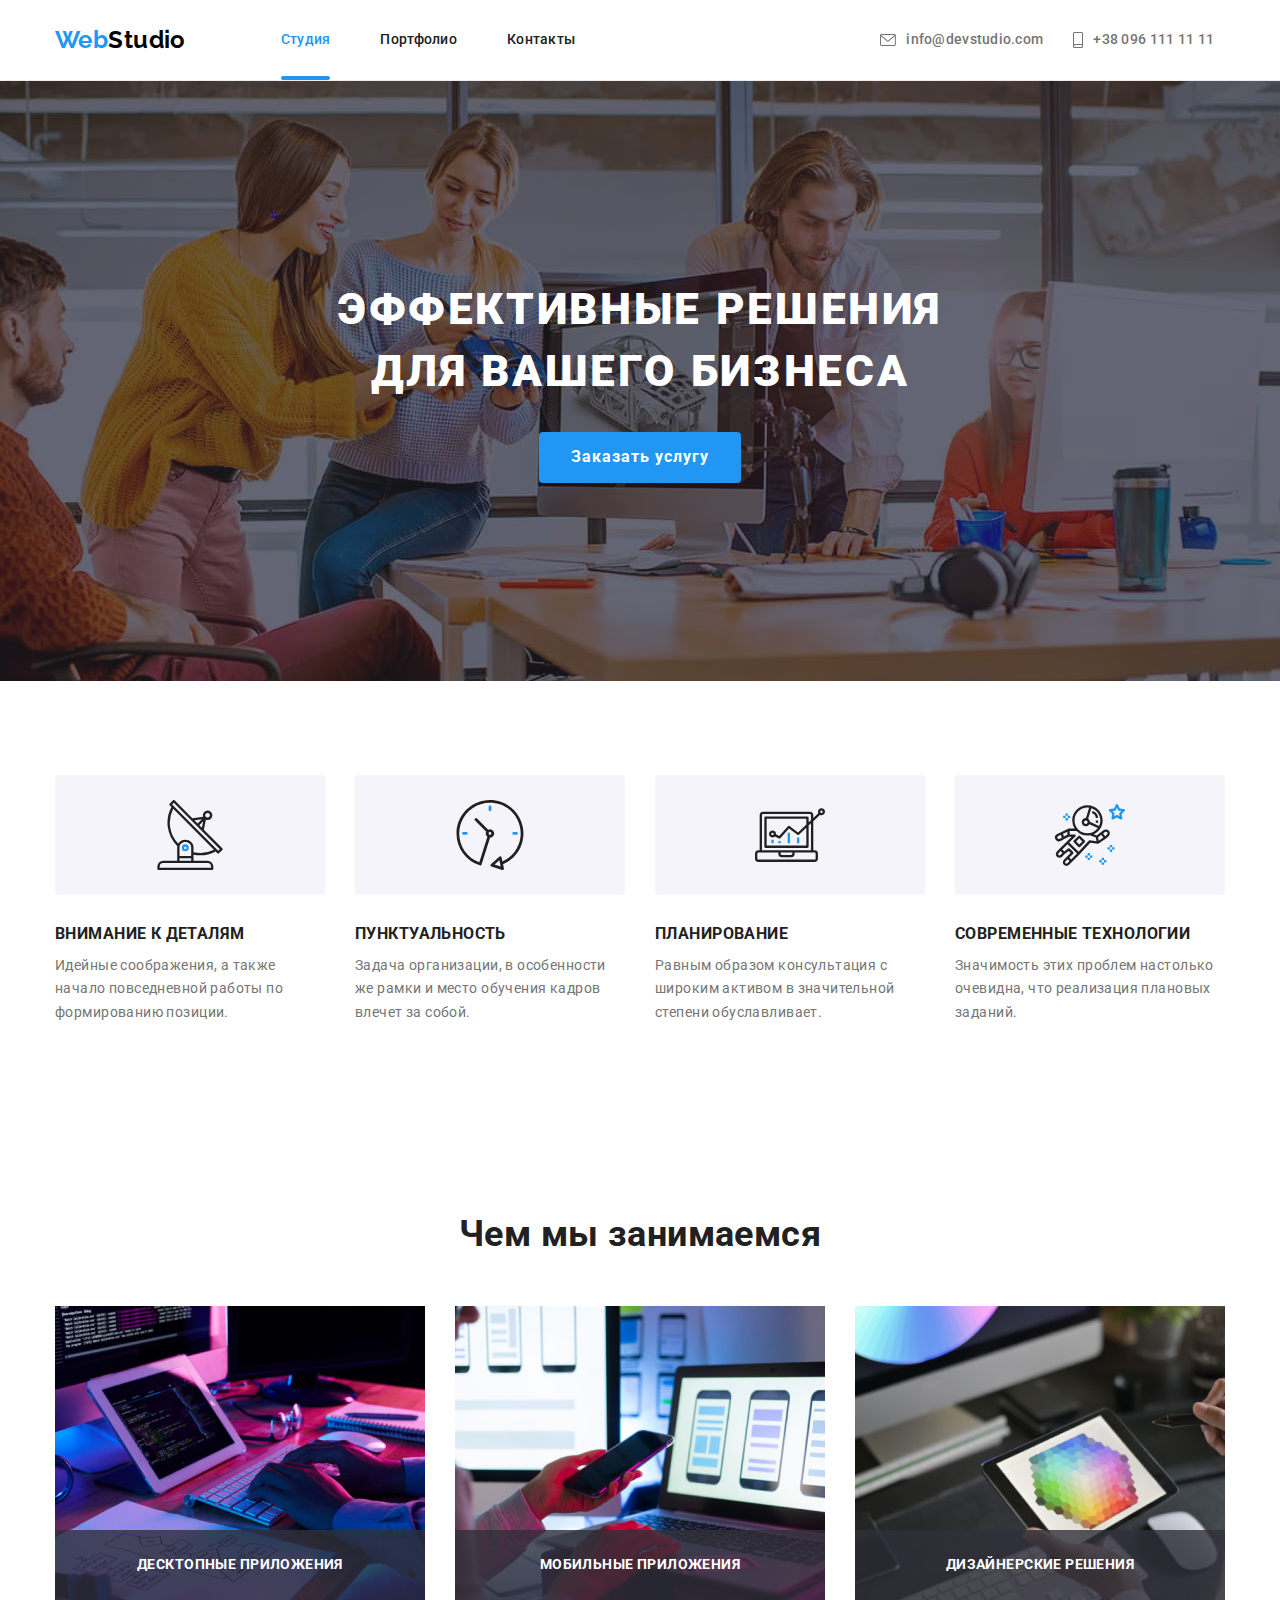
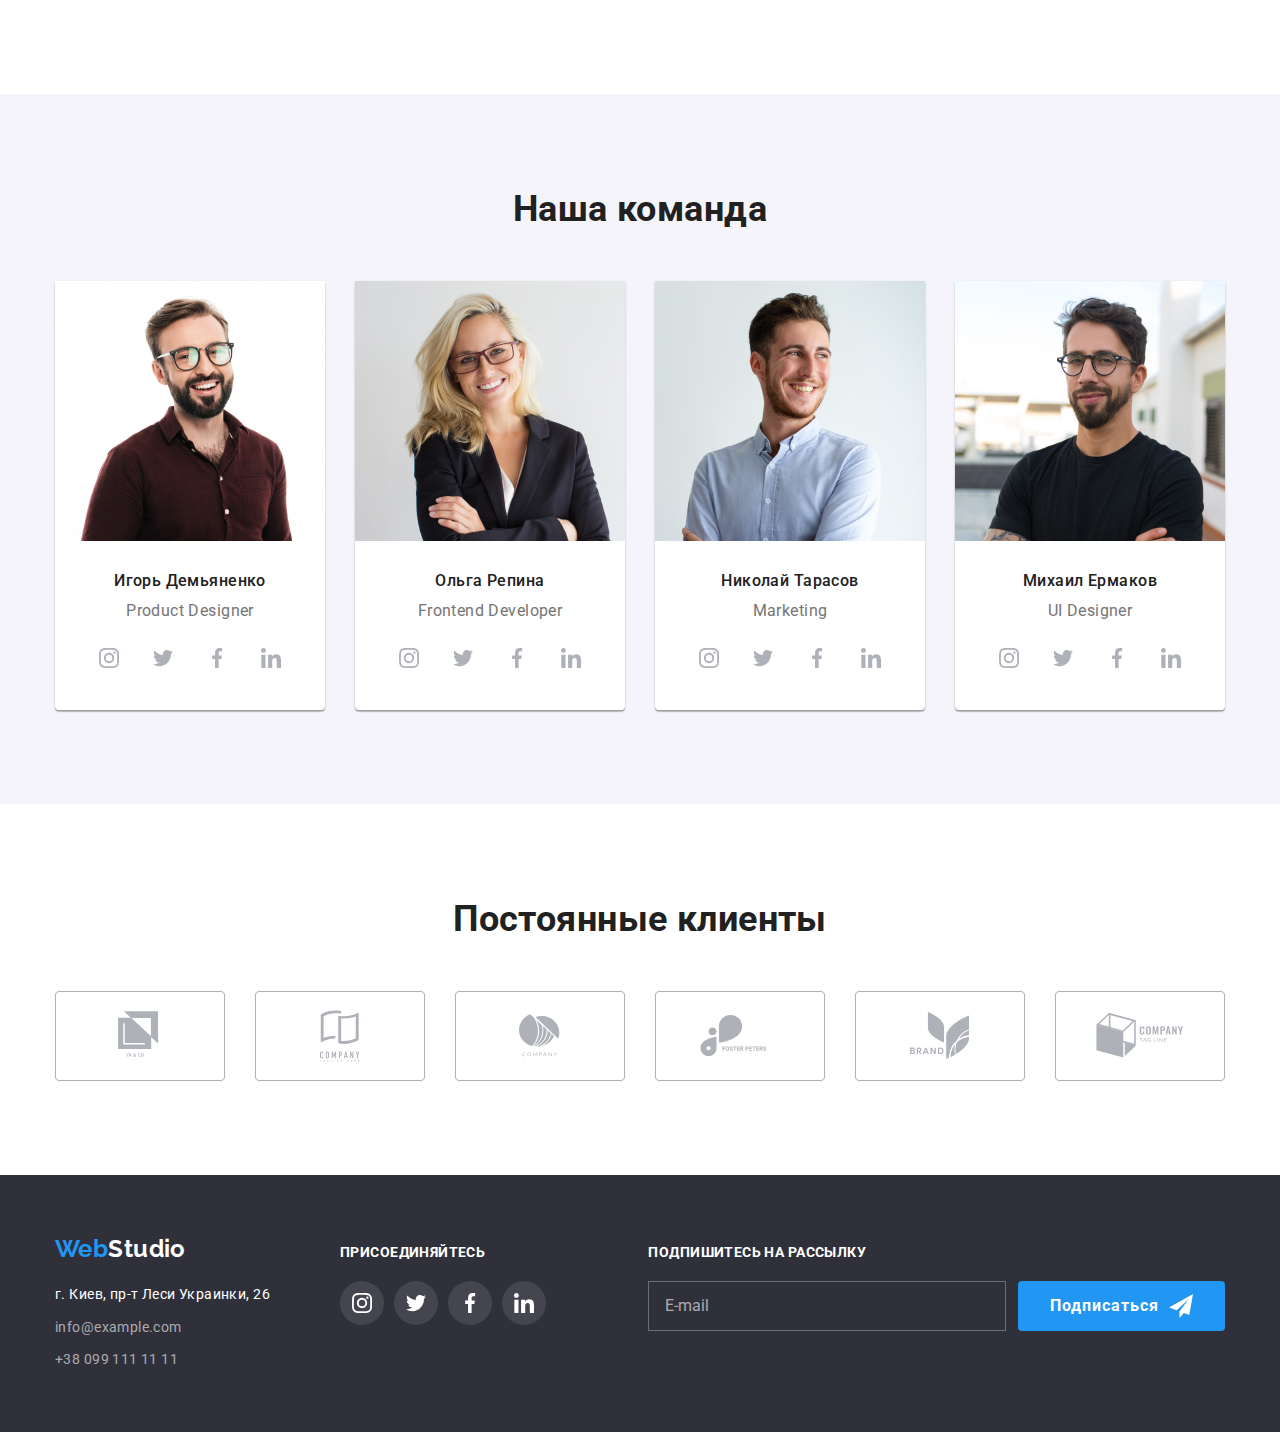
<file: index.html>
<!DOCTYPE html>
<html lang="en">
  <head>
    <meta charset="UTF-8" />
    <meta name="viewport" content="width=device-width, initial-scale=1.0" />
    <title>WebStudio</title>
    <link
      href="https://fonts.googleapis.com/css2?family=Raleway:wght@700&family=Roboto:wght@400;500;700;900&display=swap"
      rel="stylesheet"
    />
  
    <link rel="stylesheet" href="./css/main.min.css">
  </head>

  <body>
    <header class="header">
      <div class="container">
        <nav class="main-nav">
          <a class="logo link" href="index.html"
            >Web<span class="logo--black">Studio</span></a
          >
            <button type="button" class="menu-button" data-menu-button>
              <svg width="40" height="40">
                <use class="icon-close" href="./images/sprite.svg#icon-close"></use>
                <use class="icon-menu" href="./images/sprite.svg#icon-menu"></use>
              </svg>
              </button>
              <div class="menu" data-menu>
         
          <ul class="site-nav list">
            <li class="item">
              <a class="current link" href="index.html">Студия</a>
            </li>
            <li class="item">
              <a class="link" href="portfolio.html">Портфолио</a>
            </li>
            <li class="item"><a class="link" href="">Контакты</a></li>
          </ul>
         
        
          
        <ul class=" list contacts">
          <li class="item">
            <a class="link" href="mailto:info@devstudio.com">
              <svg class="contacts__icon" width="16" height="12">
                <use href="./images/sprite.svg#icon-envelope"></use></svg
              >info@devstudio.com</a
            >
          </li>
          <li class="item">
            <a class=" link" href="tel:+380961111111">
              <svg class="contacts__icon" width="10" height="16">
                <use href="./images/sprite.svg#icon-smartphone"></use></svg
              >+38 096 111 11 11</a
            >
          </li>
        </ul>
        </div>
        </nav>
      </div>
    </header>
    <main class="main-content">
      <section class="hero">
        <div class="container">
          <h1 class="hero__title">Эффективные решения для вашего бизнеса</h1>
          <button class="button" data-modal-open>Заказать услугу</button>
        </div>
      </section>

      <section class="features section">
        <div class="container">
          <h2 class="hidden">Особенности</h2>
          <ul class="list features__list">
            <li class="features__item">
              <div class="features__frame">
                <svg class="icon-features" width="70" height="70">
                  <use href="./images/sprite.svg#icon-antenna"></use>
                </svg>
              </div>
              <h3 class="features__subtitle">Внимание к деталям</h3>
              <p class="features__paragraph">
                Идейные соображения, а также начало повседневной работы по
                формированию позиции.
              </p>
            </li>
            <li class="features__item">
              <div class="features__frame">
                <svg class="" width="70" height="70">
                  <use href="./images/sprite.svg#icon-clock"></use>
                </svg>
              </div>
              <h3 class="features__subtitle">Пунктуальность</h3>
              <p class="features__paragraph">
                Задача организации, в особенности же рамки и место обучения
                кадров влечет за собой.
              </p>
            </li>
            <li class="features__item">
              <div class="features__frame">
                <svg class="" width="70" height="70">
                  <use href="./images/sprite.svg#icon-diagram"></use>
                </svg>
              </div>
              <h3 class="features__subtitle">Планирование</h3>
              <p class="features__paragraph">
                Равным образом консультация с широким активом в значительной
                степени обуславливает.
              </p>
            </li>
            <li class="features__item">
              <div class="features__frame">
                <svg class="" width="70" height="70">
                  <use href="./images/sprite.svg#icon-astronaut"></use>
                </svg>
              </div>
              <h3 class="features__subtitle">Современные технологии</h3>
              <p class="features__paragraph">
                Значимость этих проблем настолько очевидна, что реализация
                плановых заданий.
              </p>
            </li>
          </ul>
        </div>
      </section>

      <section class="activity section">
        <div class="container">
          <h2 class="title">Чем мы занимаемся</h2>
          <ul class="list">
            <li class="activity__item">
                <img 
                src="./images/box1.jpg" 
                alt="печатает код" 
                width="370"
                srcset="./images/box1.jpg 1x, ./images/box1@2x.jpg 2x"  />
             
              <div class="activity__block">
              <h3 class="activity__title">Десктопные приложения</h3>
            </div>
            </li>
            <li class="activity__item"> 
                <img 
                src="./images/box2.jpg" 
                alt="печатает код"
                width="370" 
                srcset="./images/box2.jpg 1x, ./images/box2@2x.jpg 2x" />
              <div class="activity__block">
              <h3 class="activity__title">Мобильные приложения</h3>
            </div>
            </li>
            <li class="activity__item">
              <img
                src="./images/box3.jpg"
                alt="выбирает цвет на планшете"
                width="370"
                srcset="./images/box3.jpg 1x, ./images/box3@2x.jpg 2x"
              />
              <div class="activity__block">
              <h3 class="activity__title">Дизайнерские решения</h3>
            </div>
            </li>
          </ul>
        </div>
      </section>
      <section class="team section">
        <div class="container">
          <h2 class="title">Наша команда</h2>
          <ul class="list team__list">
            <li class="team__box">
              <img 
              src="./images/img0.jpg" 
              alt="Игорь Демьяненко" 
              width="270"         
              srcset="./images/img0.jpg 1x, ./images/img0@2x.jpg 2x"/>
              <div class="box-footer">
                <h3 class="team__subtitle">Игорь Демьяненко</h3>
                <p class="team__paragraph">Product Designer</p>
                <ul class="list icon__list">
                  <li class="item icon__item">
                    <a class="link link-icon" href="">
                      <svg class="ikon" width="20" height="20">
                        <use href="./images/sprite.svg#icon-instagram"></use>
                      </svg>
                    </a>
                  </li>
                  <li class="item icon__item">
                    <a class="link link-icon" href="">
                      <svg class="ikon" width="20" height="20">
                        <use href="./images/sprite.svg#icon-twitter"></use>
                      </svg>
                    </a>
                  </li>
                  <li class="item icon__item">
                    <a class="link link-icon" href="">
                      <svg class="ikon" width="20" height="20">
                        <use href="./images/sprite.svg#icon-facebook"></use>
                      </svg>
                    </a>
                  </li>
                  <li class="item icon__item">
                    <a class="link link-icon" href="">
                      <svg class="ikon" width="20" height="20">
                        <use href="./images/sprite.svg#icon-linkedin"></use>
                      </svg>
                    </a>
                  </li>
                </ul>
              </div>
            </li>
            <li class="team__box">
              <img 
              src="./images/img1.jpg" 
              alt="Ольга Репина" 
              width="270"
              srcset="./images/img1.jpg 1x, ./images/img1@2x.jpg 2x"/>
              <div class="box-footer">
                <h3 class="team__subtitle">Ольга Репина</h3>
                <p class="team__paragraph">Frontend Developer</p>
                <ul class="list icon__list">
                  <li class="item icon__item">
                    <a class="link link-icon" href="">
                      <svg class="ikon" width="20" height="20">
                        <use href="./images/sprite.svg#icon-instagram"></use>
                      </svg>
                    </a>
                  </li>
                  <li class="item icon__item">
                    <a class="link link-icon" href="">
                      <svg class="ikon" width="20" height="20">
                        <use href="./images/sprite.svg#icon-twitter"></use>
                      </svg>
                    </a>
                  </li>
                  <li class="item icon__item">
                    <a class="link link-icon" href="">
                      <svg class="ikon" width="20" height="20">
                        <use href="./images/sprite.svg#icon-facebook"></use>
                      </svg>
                    </a>
                  </li>
                  <li class="item icon__item">
                    <a class="link link-icon" href="">
                      <svg class="ikon" width="20" height="20">
                        <use href="./images/sprite.svg#icon-linkedin"></use>
                      </svg>
                    </a>
                  </li>
                </ul>
              </div>
            </li>
            <li class="team__box">
              <img
              src="./images/img2.jpg"
              alt="Николай Тарасов" 
              width="270"
              srcset="./images/img2.jpg 1x, ./images/img2@2x.jpg 2x" />
              <div class="box-footer">
                <h3 class="team__subtitle">Николай Тарасов</h3>
                <p class="team__paragraph">Marketing</p>
                <ul class="list icon__list">
                  <li class="item icon__item">
                    <a class="link link-icon" href="">
                      <svg class="ikon" width="20" height="20">
                        <use href="./images/sprite.svg#icon-instagram"></use>
                      </svg>
                    </a>
                  </li>
                  <li class="item icon__item">
                    <a class="link link-icon" href="">
                      <svg class="ikon" width="20" height="20">
                        <use href="./images/sprite.svg#icon-twitter"></use>
                      </svg>
                    </a>
                  </li>
                  <li class="item icon__item">
                    <a class="link link-icon" href="">
                      <svg class="ikon" width="20" height="20">
                        <use href="./images/sprite.svg#icon-facebook"></use>
                      </svg>
                    </a>
                  </li>
                  <li class="item icon__item">
                    <a class="link link-icon" href="">
                      <svg class="ikon" width="20" height="20">
                        <use href="./images/sprite.svg#icon-linkedin"></use>
                      </svg>
                    </a>
                  </li>
                </ul>
              </div>
            </li>
            <li class="team__box">
              <img 
              src="./images/img3.jpg" 
              alt="Михаил Ермаков" 
              width="270"
              srcset="./images/img3.jpg 1x, ./images/img3@2x.jpg 2x" />
              <div class="box-footer">
                <h3 class="team__subtitle">Михаил Ермаков</h3>
                <p class="team__paragraph">UI Designer</p>
                <ul class="list icon__list">
                  <li class="item icon__item">
                    <a class="link link-icon" href="">
                      <svg class="ikon" width="20" height="20">
                        <use href="./images/sprite.svg#icon-instagram"></use>
                      </svg>
                    </a>
                  </li>
                  <li class="item icon__item">
                    <a class="link link-icon" href="">
                      <svg class="ikon" width="20" height="20">
                        <use href="./images/sprite.svg#icon-twitter"></use>
                      </svg>
                    </a>
                  </li>
                  <li class="item icon__item">
                    <a class="link link-icon" href="">
                      <svg class="ikon" width="20" height="20">
                        <use href="./images/sprite.svg#icon-facebook"></use>
                      </svg>
                    </a>
                  </li>
                  <li class="item icon__item">
                    <a class="link link-icon" href="">
                      <svg class="ikon" width="20" height="20">
                        <use href="./images/sprite.svg#icon-linkedin"></use>
                      </svg>
                    </a>
                  </li>
                </ul>
              </div>
            </li>
          </ul>
        </div>
      </section>
      <section class="section clients">
        <div class="container">
          <h2 class="title">Постоянные клиенты</h2>
          <ul class="list">
            <li class="clients__item">
              <a class="link clients__link" href="">
                <svg width="44.27" height="49.23  ">
                  <use href="./images/sprite.svg#icon-logo-1"></use>
                </svg>
              </a>
            </li>
            <li class="clients__item">
              <a class="link clients__link" href="">
                <svg width="40" height="52">
                  <use href="./images/sprite.svg#icon-logo-2"></use>
                </svg>
              </a>
            </li>
            <li class="clients__item">
              <a class="link clients__link" href="">
                <svg width="41" height="43">
                  <use href="./images/sprite.svg#icon-logo-3"></use>
                </svg>
              </a>
            </li>
            <li class="clients__item">
              <a class="link clients__link" href="">
                <svg width="79.66" height="42.02">
                  <use href="./images/sprite.svg#icon-logo-4"></use>
                </svg>
              </a>
            </li>
            <li class="clients__item">
              <a class="link clients__link" href="">
                <svg width="59" height="47">
                  <use href="./images/sprite.svg#icon-logo-5"></use>
                </svg>
              </a>
            </li>
            <li class="clients__item">
              <a class="link clients__link" href="">
                <svg width="88" height="45">
                  <use href="./images/sprite.svg#icon-logo-6 "></use>
                </svg>
              </a>
            </li>
          </ul>
        </div>
      </section>
    </main>
    <footer class="page-footer">
      <div class="container footer">
        <div class="foot">
        <div class="footer-info">
          <a class="logo link" href="./index.html"
            >Web<span class="logo--white">Studio</span></a
          >
          <address class="location">
            <p class="street">г. Киев, пр-т Леси Украинки, 26</p>
            <ul class="list list--colum">
              <li class="contact__item">
                <a class="footer-contacts link" href="mailto:info@example.com"
                  >info@example.com</a
                >
              </li>
              <li class="contact__item">
                <a class="footer-contacts link" href="tel:+380991111111"
                  >+38 099 111 11 11</a
                >
              </li>
            </ul>
          </address>
        </div>
        <div class="join">
          <b class="footer__subtitle">Присоединяйтесь</b>
          <ul class="list icon__list">
            <li class="icon__item">
              <a class="link-icon link-icon--gray link" href="">
                <svg width="20" height="20">
                  <use href="./images/sprite.svg#icon-instagram"></use>
                </svg>
              </a>
            </li>
            <li class="icon__item">
              <a class="link-icon link-icon--gray link" href="">
                <svg width="20" height="20">
                  <use href="./images/sprite.svg#icon-twitter"></use>
                </svg>
              </a>
            </li>
            <li class="icon__item">
              <a class="link-icon link-icon--gray link" href="">
                <svg width="20" height="20">
                  <use href="./images/sprite.svg#icon-facebook"></use>
                </svg>
              </a>
            </li>
            <li class="icon__item">
              <a class="link-icon link-icon--gray link" href="">
                <svg width="20" height="20">
                  <use href="./images/sprite.svg#icon-linkedin"></use>
                </svg>
              </a>
            </li>
          </ul>
        </div>
        </div>
        <div class="follow"> 
          <b class="footer__subtitle">Подпишитесь на рассылку</b>
          <form action="#" class="follow__form">
            <label for="mail"></label>
            <input type="email" class="follow__input" id="mail" name="mail" placeholder="E-mail">
            <button type="submit" class="button">Подписаться
               <svg class="icon-send" width="24" height="24">
              <use href="./images/sprite.svg#icon-send"></use>
            </svg></button>
          </form>
        </div>
      </div>
    </footer>
    <div class="backdrop is-hidden" data-modal>
      <div class="modal">
        <button class="modal__button" data-modal-close>&#10006;</button>
        <form action="#" class="form">
          <h2 class="form__title">Оставьте свои данные, мы вам перезвоним</h2>
          <div class="form-field">
            <label for="name" class="form-label">Имя</label>
            <input
              type="text"
              class="form-input"
              name="name"
              id="name"
              placeholder=" "
            />
            <svg width="18" class="input-icon">
              <use href=./images/sprite.svg#person></use>
            </svg>

          </div>
          <div class="form-field">
            <label for="tel" class="form-label">Телефон</label>
            <input
              type="tel"
              class="form-input"
              name="tel"
              id="tel"
              placeholder=" "
            />
            <svg width="18" class="input-icon">
              <use href=./images/sprite.svg#phone></use>
            </svg>

          </div>
          <div class="form-field">
            <label for="email" class="form-label">Почта</label>
            <input
              type="email"
              class="form-input"
              name="mail"
              id="email"
              placeholder=" "
            />
          <svg width="18" class="input-icon">
            <use href=./images/sprite.svg#email></use>
          </svg>
          </div>
          <div class="form-field">
            <label for="comment" class="form-label">Комментарий</label>
            <textarea
              class="form-input comment"
              name="comment"
              id="comment"
              placeholder="Введите текст"
            ></textarea>
          </div>
         
          <label class="form-checkbox form-label checkbox-label">    
            <input type="checkbox" class=" hidden checkbox" name="agree">
            <span class="checkbox-icon"></span><span >Соглашаюсь с рассылкой и принимаю <a class="link" href="">Условия договора</a></span>
          </label>

          <button type="submit" class="button">Отправить</button>
        </form>
      </div>
    </div>
    <script src="./js/modal.js"></script>
    <script src="./js/menu.js"></script>
  </body>
</html>
</file>
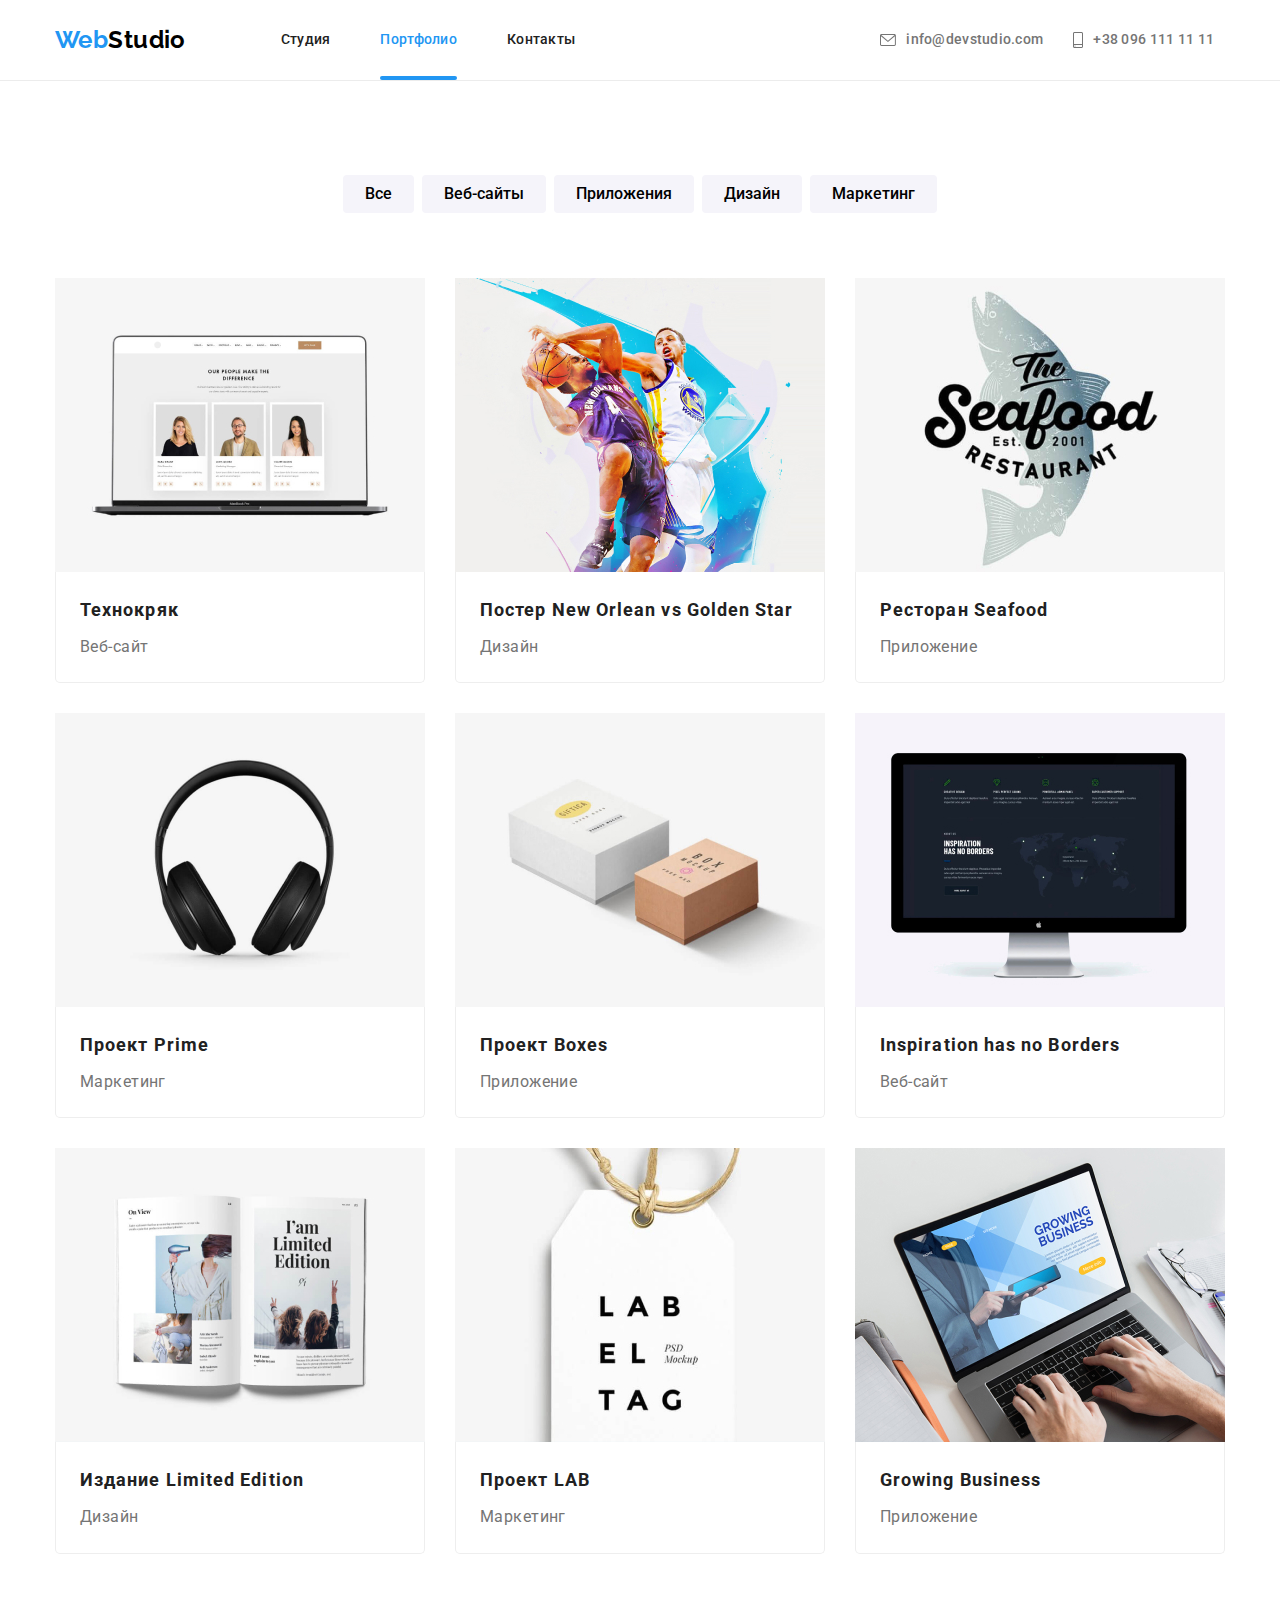
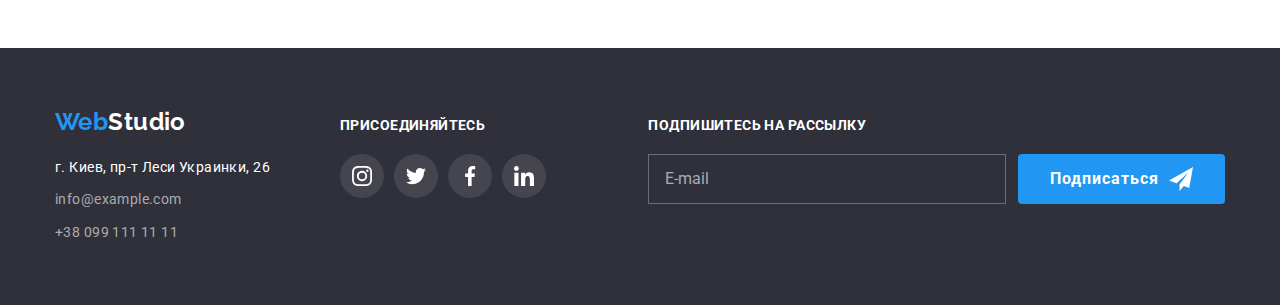
<file: portfolio.html>
<!DOCTYPE html>
<html lang="en">
  <head>
    <meta charset="UTF-8" />
    <meta name="viewport" content="width=device-width, initial-scale=1.0" />
    <title>Portfolio</title>
    <link
      href="https://fonts.googleapis.com/css2?family=Raleway:wght@700&family=Roboto:wght@400;500;700;900&display=swap"
      rel="stylesheet"
    />

    <link rel="stylesheet" href="./css/main.min.css" />
  </head>

  <body>
    <header class="header">
      <div class="container">
        <nav class="main-nav">
          <a class="logo link" href="index.html"
            >Web<span class="logo--black">Studio</span></a
          >
          <button type="button" class="menu-button" data-menu-button>
            <svg width="40" height="40">
              <use
                class="icon-close"
                href="./images/sprite.svg#icon-close"
              ></use>
              <use class="icon-menu" href="./images/sprite.svg#icon-menu"></use>
            </svg>
          </button>
          <div class="menu" data-menu>
            <ul class="site-nav list">
              <li class="item">
                <a class="link" href="index.html">Студия</a>
              </li>
              <li class="item">
                <a class="current link" href="portfolio.html">Портфолио</a>
              </li>
              <li class="item"><a class="link" href="">Контакты</a></li>
            </ul>

            <ul class="list contacts">
              <li class="item">
                <a class="link" href="mailto:info@devstudio.com">
                  <svg class="contacts__icon" width="16" height="12">
                    <use href="./images/sprite.svg#icon-envelope"></use></svg
                  >info@devstudio.com</a
                >
              </li>
              <li class="item">
                <a class="link" href="tel:+380961111111">
                  <svg class="contacts__icon" width="10" height="16">
                    <use href="./images/sprite.svg#icon-smartphone"></use></svg
                  >+38 096 111 11 11</a
                >
              </li>
            </ul>
          </div>
        </nav>
      </div>
    </header>
    <main class="main-content">
      <div class="container section">
        <h1 class="hidden">Фильтры</h1>

        <ul class="list buttons">
          <li class="buttons__item">
            <button class="button--white" type="button">Все</button>
          </li>
          <li class="buttons__item">
            <button class="button--white" type="button">Веб-сайты</button>
          </li>
          <li class="buttons__item">
            <button class="button--white" type="button">Приложения</button>
          </li>
          <li class="buttons__item">
            <button class="button--white" type="button">Дизайн</button>
          </li>
          <li class="buttons__item">
            <button class="button--white" type="button">Маркетинг</button>
          </li>
        </ul>

        <section class="projects">
          <h2 class="hidden">Проекты</h2>
          <ul class="list">
            <li class="projects__item">
              <a class="link" href="">
                <div class="projects__box">
                  <img
                    src="./images/image.jpg"
                    alt=""
                    width="370"
                    srcset="./images/image.jpg 1x, ./images/image@2x.jpg 2x"
                  />
                  <div class="overlay">
                    <p class="overley__text">
                      Технокряк это современная площадка распространения
                      коронавируса. Компании используют эту платформу для
                      цифрового шпионажа и атак на защищённые сервера
                      конкурентов.
                    </p>
                  </div>
                </div>
                <div class="box__caption">
                  <h3 class="projects__title">Технокряк</h3>
                  <p class="projects__paragraph">Веб-сайт</p>
                </div>
              </a>
            </li>
            <li class="projects__item">
              <a class="link" href="">
                <div class="projects__box">
                  <img
                    src="./images/image1.jpg"
                    alt=""
                    width="370"
                    srcset="./images/image1.jpg 1x, ./images/image1@2x.jpg 2x"
                  />
                  <div class="overlay">
                    <p class="overley__text">
                      Технокряк это современная площадка распространения
                      коронавируса. Компании используют эту платформу для
                      цифрового шпионажа и атак на защищённые сервера
                      конкурентов.
                    </p>
                  </div>
                </div>

                <div class="box__caption">
                  <h3 class="projects__title">
                    Постер New Orlean vs Golden Star
                  </h3>
                  <p class="projects__paragraph">Дизайн</p>
                </div>
              </a>
            </li>
            <li class="projects__item">
              <a class="link" href="">
                <div class="projects__box">
                  <img
                    src="./images/image2.jpg"
                    alt=""
                    width="370"
                    srcset="./images/image2.jpg 1x, ./images/image2@2x.jpg 2x"
                  />
                  <div class="overlay">
                    <p class="overley__text">
                      Технокряк это современная площадка распространения
                      коронавируса. Компании используют эту платформу для
                      цифрового шпионажа и атак на защищённые сервера
                      конкурентов.
                    </p>
                  </div>
                </div>
                <div class="box__caption">
                  <h3 class="projects__title">Ресторан Seafood</h3>
                  <p class="projects__paragraph">Приложение</p>
                </div>
              </a>
            </li>
            <li class="projects__item">
              <a class="link" href="">
                <div class="projects__box">
                  <img
                    src="./images/image3.jpg"
                    alt=""
                    width="370"
                    srcset="./images/image3.jpg 1x, ./images/image3@2x.jpg 2x"
                  />
                  <div class="overlay">
                    <p class="overley__text">
                      Технокряк это современная площадка распространения
                      коронавируса. Компании используют эту платформу для
                      цифрового шпионажа и атак на защищённые сервера
                      конкурентов.
                    </p>
                  </div>
                </div>
                <div class="box__caption">
                  <h3 class="projects__title">Проект Prime</h3>
                  <p class="projects__paragraph">Маркетинг</p>
                </div>
              </a>
            </li>
            <li class="projects__item">
              <a class="link" href="">
                <div class="projects__box">
                  <img
                    src="./images/image4.jpg"
                    alt=""
                    width="370"
                    srcset="./images/image4.jpg 1x, ./images/image4@2x.jpg 2x"
                  />
                  <div class="overlay">
                    <p class="overley__text">
                      Технокряк это современная площадка распространения
                      коронавируса. Компании используют эту платформу для
                      цифрового шпионажа и атак на защищённые сервера
                      конкурентов.
                    </p>
                  </div>
                </div>
                <div class="box__caption">
                  <h3 class="projects__title">Проект Boxes</h3>
                  <p class="projects__paragraph">Приложение</p>
                </div>
              </a>
            </li>
            <li class="projects__item">
              <a class="link" href="">
                <div class="projects__box">
                  <img
                    src="./images/image5.jpg"
                    alt=""
                    width="370"
                    srcset="./images/image5.jpg 1x, ./images/image5@2x.jpg 2x"
                  />
                  <div class="overlay">
                    <p class="overley__text">
                      Технокряк это современная площадка распространения
                      коронавируса. Компании используют эту платформу для
                      цифрового шпионажа и атак на защищённые сервера
                      конкурентов.
                    </p>
                  </div>
                </div>
                <div class="box__caption">
                  <h3 class="projects__title">Inspiration has no Borders</h3>
                  <p class="projects__paragraph">Веб-сайт</p>
                </div>
              </a>
            </li>
            <li class="projects__item">
              <a class="link" href="">
                <div class="projects__box">
                  <img
                    src="./images/image6.jpg"
                    alt=""
                    width="370"
                    srcset="./images/image6.jpg 1x, ./images/image6@2x.jpg 2x"
                  />
                  <div class="overlay">
                    <p class="overley__text">
                      Технокряк это современная площадка распространения
                      коронавируса. Компании используют эту платформу для
                      цифрового шпионажа и атак на защищённые сервера
                      конкурентов.
                    </p>
                  </div>
                </div>
                <div class="box__caption">
                  <h3 class="projects__title">Издание Limited Edition</h3>
                  <p class="projects__paragraph">Дизайн</p>
                </div>
              </a>
            </li>
            <li class="projects__item">
              <a class="link" href="">
                <div class="projects__box">
                  <img
                    src="./images/image7.jpg"
                    alt=""
                    width="370"
                    srcset="./images/image7.jpg 1x, ./images/image7@2x.jpg 2x"
                  />
                  <div class="overlay">
                    <p class="overley__text">
                      Технокряк это современная площадка распространения
                      коронавируса. Компании используют эту платформу для
                      цифрового шпионажа и атак на защищённые сервера
                      конкурентов.
                    </p>
                  </div>
                </div>
                <div class="box__caption">
                  <h3 class="projects__title">Проект LAB</h3>
                  <p class="projects__paragraph">Маркетинг</p>
                </div>
              </a>
            </li>
            <li class="projects__item">
              <a class="link" href="">
                <div class="projects__box">
                  <img
                    src="./images/image8.jpg"
                    alt=""
                    width="370"
                    srcset="./images/image8.jpg 1x, ./images/image8@2x.jpg 2x"
                  />
                  <div class="overlay">
                    <p class="overley__text">
                      Технокряк это современная площадка распространения
                      коронавируса. Компании используют эту платформу для
                      цифрового шпионажа и атак на защищённые сервера
                      конкурентов.
                    </p>
                  </div>
                </div>
                <div class="box__caption">
                  <h3 class="projects__title">Growing Business</h3>
                  <p class="projects__paragraph">Приложение</p>
                </div>
              </a>
            </li>
          </ul>
        </section>
      </div>
    </main>
    <footer class="page-footer">
      <div class="container footer">
        <div class="foot">
          <div class="footer-info">
            <a class="logo link" href="./index.html"
              >Web<span class="logo--white">Studio</span></a
            >
            <address class="location">
              <p class="street">г. Киев, пр-т Леси Украинки, 26</p>
              <ul class="list list--colum">
                <li class="contact__item">
                  <a class="footer-contacts link" href="mailto:info@example.com"
                    >info@example.com</a
                  >
                </li>
                <li class="contact__item">
                  <a class="footer-contacts link" href="tel:+380991111111"
                    >+38 099 111 11 11</a
                  >
                </li>
              </ul>
            </address>
          </div>
          <div class="join">
            <b class="footer__subtitle">Присоединяйтесь</b>
            <ul class="list icon__list">
              <li class="icon__item">
                <a class="link-icon link-icon--gray link" href="">
                  <svg width="20" height="20">
                    <use href="./images/sprite.svg#icon-instagram"></use>
                  </svg>
                </a>
              </li>
              <li class="icon__item">
                <a class="link-icon link-icon--gray link" href="">
                  <svg width="20" height="20">
                    <use href="./images/sprite.svg#icon-twitter"></use>
                  </svg>
                </a>
              </li>
              <li class="icon__item">
                <a class="link-icon link-icon--gray link" href="">
                  <svg width="20" height="20">
                    <use href="./images/sprite.svg#icon-facebook"></use>
                  </svg>
                </a>
              </li>
              <li class="icon__item">
                <a class="link-icon link-icon--gray link" href="">
                  <svg width="20" height="20">
                    <use href="./images/sprite.svg#icon-linkedin"></use>
                  </svg>
                </a>
              </li>
            </ul>
          </div>
        </div>
        <div class="follow">
          <b class="footer__subtitle">Подпишитесь на рассылку</b>
          <form action="#" class="follow__form">
            <label for="mail"></label>
            <input
              type="email"
              class="follow__input"
              id="mail"
              name="mail"
              placeholder="E-mail"
            />
            <button type="submit" class="button">
              Подписаться
              <svg class="icon-send" width="24" height="24">
                <use href="./images/sprite.svg#icon-send"></use>
              </svg>
            </button>
          </form>
        </div>
      </div>
    </footer>
    <script src="./js/menu.js"></script>
  </body>
</html>
</file>
<file: css/main.min.css>
/*! modern-normalize v0.7.0 | MIT License | https://github.com/sindresorhus/modern-normalize */*,::after,::before{box-sizing:border-box}:root{-moz-tab-size:4;tab-size:4}html{line-height:1.15;-webkit-text-size-adjust:100%}body{margin:0}body{font-family:system-ui, -apple-system, 'Segoe UI', Roboto, Helvetica, Arial, sans-serif, 'Apple Color Emoji', 'Segoe UI Emoji'}hr{height:0}abbr[title]{text-decoration:underline dotted}b,strong{font-weight:bolder}code,kbd,pre,samp{font-family:ui-monospace, SFMono-Regular, Consolas, 'Liberation Mono', Menlo, monospace;font-size:1em}small{font-size:80%}sub,sup{font-size:75%;line-height:0;position:relative;vertical-align:baseline}sub{bottom:-0.25em}sup{top:-0.5em}button,input,optgroup,select,textarea{font-family:inherit;font-size:100%;line-height:1.15;margin:0}button,select{text-transform:none}[type='button'],[type='reset'],[type='submit'],button{-webkit-appearance:button}[type='button']::-moz-focus-inner,[type='reset']::-moz-focus-inner,[type='submit']::-moz-focus-inner,button::-moz-focus-inner{border-style:none;padding:0}[type='button']:-moz-focusring,[type='reset']:-moz-focusring,[type='submit']:-moz-focusring,button:-moz-focusring{outline:1px dotted ButtonText}legend{padding:0}progress{vertical-align:baseline}[type='number']::-webkit-inner-spin-button,[type='number']::-webkit-outer-spin-button{height:auto}[type='search']{-webkit-appearance:textfield;outline-offset:-2px}[type='search']::-webkit-search-decoration{-webkit-appearance:none}::-webkit-file-upload-button{-webkit-appearance:button;font:inherit}summary{display:list-item}body{color:#212121;font-family:Roboto;letter-spacing:0.03em;font-size:14px;font-style:normal;font-weight:400}img{display:block;width:100%;height:auto}.main-content{background-color:var(--white)}.link{text-decoration:none}.list{padding:0;margin:0;list-style:none}@media screen and (min-width: 1200px){.list{display:flex;flex-wrap:wrap}}.list--colum{flex-direction:column}.hidden{position:absolute;width:1px;height:1px;margin:-1px;border:0;padding:0;clip:rect(0 0 0 0);overflow:hidden}.container{width:100%;margin-left:auto;margin-right:auto;padding-right:15px;padding-left:15px}@media screen and (min-width: 480px){.container{width:480px}}@media screen and (min-width: 768px){.container{width:768px}}@media screen and (min-width: 1200px){.container{width:1200px}}.section{padding-top:60px;padding-bottom:60px}@media screen and (min-width: 1200px){.section{padding-top:94px;padding-bottom:94px}}.header{position:relative;background-color:#fff;border-bottom:1px solid #ECECEC}.menu{background-color:#fff;text-align:center}@media screen and (max-width: 767px){.menu{font-size:18px}}.menu.is-open{display:block}@media screen and (max-width: 767px){.menu{display:none;position:absolute;width:100%;top:100%;left:0;z-index:3;box-shadow:0px 4px 8px rgba(0,0,0,0.04),0px 2px 4px rgba(0,0,0,0.08),0px 1px 3px rgba(0,0,0,0.16)}}@media screen and (min-width: 768px){.menu{display:flex;margin-left:88px}}@media screen and (min-width: 1200px){.menu{margin-left:95px}}.main-nav{align-items:center;display:flex}@media screen and (max-width: 767px){.main-nav{padding-top:16px;padding-bottom:16px}}@media screen and (max-width: 767px){.site-nav{margin-top:60px;margin-bottom:60px}}@media screen and (min-width: 768px){.site-nav{display:flex}}.site-nav.is-open .site-nav{display:block}.site-nav .link{display:inline-block;padding-top:8px;padding-bottom:8px;position:relative;color:#212121;font-weight:500;line-height:1.14;letter-spacing:0.02em;transition:color 250ms cubic-bezier(0.4, 0, 0.2, 1)}@media screen and (min-width: 768px){.site-nav .link{padding-top:32px;padding-bottom:32px}}.site-nav .link:hover,.site-nav .link:focus{color:#2196f3}@media screen and (max-width: 767px){.site-nav .item:not(:last-child){margin-bottom:32px}}@media screen and (min-width: 768px){.site-nav .item{margin-right:50px}.site-nav .item:last-child{margin-right:82px}}@media screen and (min-width: 1200px){.site-nav .item:last-child{margin-right:305px}}.link.current{color:#2196f3}.current::after{display:inline-block;position:absolute;bottom:0;left:0;content:'';width:100%;height:4px;background-color:#2196f3;border-radius:2px}.logo{display:block;font-family:Raleway;font-style:normal;color:#2196f3;font-weight:700;font-size:24px;line-height:1.16}.logo--black{color:#000}.logo--white{color:#fff}.hero{display:flex;flex-direction:column;justify-content:center;align-items:center;max-width:1600px;height:400px;margin-left:auto;margin-right:auto;background-color:#2f303a;color:#fff;text-align:center;background-image:linear-gradient(to right, rgba(47,48,58,0.4), rgba(47,48,58,0.4)),url(../images/overlay-480.jpg);background-position:center;background-repeat:no-repeat;background-size:cover}@media screen and (min-width: 768px){.hero{background-image:linear-gradient(to right, rgba(47,48,58,0.4), rgba(47,48,58,0.4)),url(../images/overlay-768.jpg)}}@media screen and (min-width: 1200px){.hero{height:600px;background-image:linear-gradient(to right, rgba(47,48,58,0.4), rgba(47,48,58,0.4)),url(../images/overlay.jpg)}}.hero__title{margin-top:0;margin-bottom:30px;margin-left:auto;margin-right:auto;max-width:360px;font-weight:900;font-size:26px;line-height:1.6;letter-spacing:0.06em;text-transform:uppercase}@media screen and (min-width: 1200px){.hero__title{font-size:44px;line-height:1.4;max-width:700px}}.button{display:inline-block;border-radius:4px;padding:10px 32px;min-width:200px;color:#fff;background-color:#2196f3;font-weight:700;font-size:16px;line-height:1.9;letter-spacing:0.06em;cursor:pointer;border:none}.button--white{padding:6px 22px;font-weight:500;font-size:16px;line-height:1.6;text-align:center;background-color:#f5f4fa;border:0;border-radius:4px;cursor:pointer;transition:color 250ms cubic-bezier(0.4, 0, 0.2, 1),background-color 250ms cubic-bezier(0.4, 0, 0.2, 1),box-shadow 250ms cubic-bezier(0.4, 0, 0.2, 1)}.button--white:hover,.button--white:focus{color:#fff;background-color:#2196f3;box-shadow:0px 3px 1px rgba(0,0,0,0.1),0px 1px 2px rgba(0,0,0,0.08),0px 2px 2px rgba(0,0,0,0.12)}.buttons{display:flex;flex-wrap:wrap;margin-bottom:50px}@media screen and (min-width: 768px){.buttons{justify-content:center}}.buttons__item{margin-right:8px}.buttons__item:last-child{margin-right:0}.buttons__item:nth-child(-n+3){margin-bottom:15px}@media screen and (min-width: 768px){.buttons__item{margin-bottom:0}}.menu-button{display:inline-flex;margin:0;padding:0;border:none;background-color:transparent;margin-left:auto;cursor:pointer}@media screen and (min-width: 768px){.menu-button{display:none}}.menu-button .icon-close{display:none}.menu-button.is-open .icon-close{display:block}.menu-button.is-open .icon-menu{display:none}.features__subtitle{font-weight:700;line-height:1.14;text-transform:uppercase;margin-bottom:10px;margin-top:0;text-align:center}@media screen and (min-width: 768px){.features__subtitle{text-align:left}}.features__paragraph{line-height:1.7;color:#757575;margin-top:0;margin-bottom:0}.features__item{margin-bottom:30px;width:100%}.features__item:last-child{margin-bottom:0}@media screen and (min-width: 768px){.features__item{width:calc((100% - 30px) / 2);margin-right:30px}.features__item:nth-child(2n){margin-right:0}.features__item:nth-last-child(-n+2){margin-bottom:0}}@media screen and (min-width: 1200px){.features__item{width:calc((100% - 90px) / 4)}.features__item:not(:last-child){margin-right:30px;margin-bottom:0}}.features__list{display:flex;flex-wrap:wrap}.features__frame{display:flex;justify-content:center;align-items:center;background-color:#f5f4fa;border-radius:4px;height:120px;margin-bottom:30px}.title{margin-bottom:30px;margin-top:0;font-weight:700;font-size:28px;line-height:1.2;text-align:center}@media screen and (min-width: 1200px){.title{margin-bottom:50px;font-size:36px}}.activity{display:none}@media screen and (min-width: 1200px){.activity{display:block}}.activity__item{width:calc((100% - 60px) / 3);margin-right:30px;position:relative}.activity__item:nth-child(3n){margin-right:0}.activity__block{position:absolute;bottom:0;width:100%;height:70px;display:flex;justify-content:center;align-items:center;background-color:rgba(47,48,58,0.8)}.activity__title{margin:0;color:#fff;font-weight:700;font-size:14px;line-height:1.14;text-transform:uppercase}.team{background-color:#f5f4fa;text-align:center}.team__box{background-color:#fff;margin-bottom:30px;box-shadow:0px 1px 3px rgba(0,0,0,0.12),0px 1px 1px rgba(0,0,0,0.14),0px 2px 1px rgba(0,0,0,0.2);border-radius:0px 0px 4px 4px}@media screen and (max-width: 767px){.team__box:last-child{margin-bottom:0}}@media screen and (min-width: 768px){.team__box:nth-last-child(-n+2){margin-bottom:0}}@media screen and (min-width: 1200px){.team__box{margin-bottom:0}}@media screen and (min-width: 768px) and (max-width: 1199px){.team__box{width:calc((100% - 30px) / 2);margin-right:30px}.team__box:nth-child(2n){margin-right:0}}@media screen and (min-width: 1200px){.team__box{margin-right:30px;width:calc((100% - 90px) / 4)}.team__box:nth-child(4n){margin-right:0}}.team__subtitle{font-weight:500;font-size:16px;line-height:1.2;margin-top:0;margin-bottom:10px}.team__paragraph{font-size:16px;line-height:1.2;color:#757575;margin-top:0;margin-bottom:16px}.box-footer{padding-top:30px;padding-bottom:30px}@media screen and (min-width: 768px){.team__list{display:flex;flex-wrap:wrap}}.link-icon{display:flex;justify-content:center;align-items:center;border-radius:50%;width:44px;height:44px;fill:#afb1b8;transition:background-color 250ms cubic-bezier(0.4, 0, 0.2, 1),fill 250ms cubic-bezier(0.4, 0, 0.2, 1)}.link-icon:hover,.link-icon:focus{background-color:#2196f3;fill:#fff}.icon__list{display:flex;justify-content:center}.icon__item{margin-right:10px}.icon__item:last-child{margin-right:0}.clients__item{margin-right:30px;margin-bottom:30px;width:calc((100% - 30px) / 2)}@media screen and (min-width: 480px){.clients__item:nth-last-child(-n+2){margin-bottom:0}}@media screen and (min-width: 768px){.clients__item:nth-last-child(-n+3){margin-bottom:0}}.clients__item .clients__link:hover,.clients__item .clients__link:focus{fill:#2196f3;border-color:#2196f3}@media screen and (max-width: 767px){.clients__item:nth-child(2n){margin-right:0}}@media screen and (min-width: 768px){.clients__item{width:calc((100% - 60px) / 3)}}@media screen and (min-width: 768px) and (max-width: 1199px){.clients__item:nth-child(3n){margin-right:0}}@media screen and (min-width: 1200px){.clients__item{width:calc((100% - 30px * 5) / 6);margin-bottom:0}.clients__item:nth-child(6n){margin-right:0}}.clients__link{display:flex;align-items:center;justify-content:center;height:90px;border-radius:4px;border:1px solid #afb1b8;fill:#afb1b8;padding:0;margin:0;transition:border-color 250ms cubic-bezier(0.4, 0, 0.2, 1),fill 250ms cubic-bezier(0.4, 0, 0.2, 1)}.clients .list{display:flex;flex-wrap:wrap}.page-footer{padding-top:60px;padding-bottom:60px;background-color:#2f303a}@media screen and (min-width: 768px){.foot{margin-bottom:60px;justify-content:space-around;display:flex;align-items:baseline}}.footer{text-align:center;align-items:baseline;justify-content:space-between}@media screen and (min-width: 1200px){.footer{display:flex;text-align:left}}.footer__subtitle{line-height:1.14;text-transform:uppercase;color:#fff}.link-icon--gray{border-radius:50%;width:44px;height:44px;fill:#fff;background-color:rgba(255,255,255,0.1)}.join{margin-bottom:60px;margin-top:60px}@media screen and (min-width: 768px){.join{margin-top:0}}@media screen and (min-width: 1200px){.join{margin-left:70px;margin-bottom:0}}.join .list{margin-top:20px}.foot{justify-content:space-around}@media screen and (min-width: 1200px){.foot{margin-bottom:0}}@media screen and (max-width: 767px){.contacts{padding-bottom:60px}}@media screen and (min-width: 768px) and (max-width: 1199px){.contacts{padding-top:21px}}@media screen and (min-width: 1200px){.contacts{margin-left:auto}}.contacts .link{color:#757575;display:flex;align-items:center;font-weight:500;line-height:1.14;letter-spacing:0.02em;transition:color 250ms cubic-bezier(0.4, 0, 0.2, 1)}@media screen and (max-width: 767px){.contacts .link{justify-content:center}}.contacts .link:hover,.contacts .link:focus{fill:#2196f3}@media screen and (min-width: 1200px){.contacts .link{padding-top:32px;padding-bottom:32px}}.contacts .link:hover,.contacts .link:focus{color:#2196f3}.contacts .item:not(:last-child){margin-bottom:16px}@media screen and (min-width: 768px){.contacts .item:not(:last-child){margin-bottom:10px}}@media screen and (min-width: 1200px){.contacts .item:not(:last-child){margin-bottom:0;margin-right:30px}}.contacts__icon{margin-right:8px;fill:currentColor}@media screen and (min-width: 1200px){.contacts__icon{margin-right:10px}}.footer-contacts{color:rgba(255,255,255,0.6)}.footer-contacts:hover,.footer-contacts:focus{color:#2196f3}.contact__item{margin-bottom:9px}.contact__item:last-child{margin-bottom:0}.street{margin-top:0;margin-bottom:9px}.location{color:#fff;line-height:1.7;font-style:normal;margin-top:20px}.follow__input{font-size:16px;color:#fff;width:100%;height:50px;padding-left:16px;background-color:transparent;border:1px solid rgba(255,255,255,0.3)}.follow__input::placeholder{font-size:16px;line-height:1.25;color:rgba(255,255,255,0.6)}.follow__input:focus{border-color:#fff}@media screen and (min-width: 768px){.follow__input{width:450px}}@media screen and (min-width: 1200px){.follow__input{width:358px}}.follow__form{margin-top:20px}@media screen and (min-width: 1200px){.follow__form{display:flex}}.follow__form .button{margin-top:20px;display:flex;align-items:center;margin-left:auto;margin-right:auto}@media screen and (min-width: 1200px){.follow__form .button{margin-left:12px;margin-top:0}}.icon-send{margin-left:10px}.backdrop{position:fixed;top:0;left:0;width:100%;height:100%;padding:90px 15px;background-color:rgba(0,0,0,0.7);opacity:1;transition:opacity 250ms cubic-bezier(0.4, 0, 0.2, 1);overflow-y:scroll}.is-hidden{opacity:0;pointer-events:none}.backdrop.is-hidden .modal{transform:translate(-50%, -50%) scale(0.7)}.modal{background-color:#fff;transition:transform 250ms cubic-bezier(0.4, 0, 0.2, 1)}@media screen and (min-width: 768px){.modal{position:absolute;top:50%;left:50%;width:450px;height:609px;transform:translate(-50%, -50%) scale(1)}}@media screen and (min-width: 1200px){.modal{width:528px;height:581px}}.modal__button{position:absolute;top:101px;right:23px;width:30px;height:30px;border:1px solid rgba(0,0,0,0.1);background-color:#fff;border-radius:50%;cursor:pointer;transition:color 250ms cubic-bezier(0.4, 0, 0.2, 1)}@media screen and (min-width: 768px){.modal__button{top:8px;right:8px}}.modal__button:hover,.modal__button:focus{color:#2196f3}.form__title{color:#212121;font-weight:700;font-size:20px;line-height:1.5;text-align:center;margin-top:0;margin-bottom:12px}@media screen and (min-width: 1200px){.form__title{line-height:1.15}}.form{padding:40px;margin-right:auto;margin-left:auto;text-align:center}.form-field{position:relative;display:flex;flex-direction:column;margin-bottom:10px;text-align:left}.form-field .input-icon{position:absolute;width:18px;height:18px;left:12px;bottom:11px;transition:fill 250ms cubic-bezier(0.4, 0, 0.2, 1)}.form-input{margin:0;padding:10px;border:1px solid rgba(33,33,33,0.2);border-radius:4px;padding-left:42px;transition:border-color 250ms cubic-bezier(0.4, 0, 0.2, 1)}.form-input:focus{border-color:#2196f3;outline:none}.form-input:focus+.input-icon{fill:#2196f3}.form-label{color:#757575;font-size:12px;line-height:1.16;letter-spacing:0.01em;margin-bottom:4px}.checkbox-label{font-size:12px;line-height:1.17;letter-spacing:0.03em}@media screen and (min-width: 1200px){.checkbox-label{font-size:14px;line-height:1.7}}.comment{resize:none;height:120px;padding-left:16px;margin-bottom:10px}.comment::placeholder{line-height:16px;letter-spacing:0.01em;color:rgba(117,117,117,0.5)}.form-checkbox{margin-bottom:30px;display:flex;align-items:center;justify-content:center;cursor:pointer}.checkbox:checked+.checkbox-icon{background-color:#2196f3;border-color:#2196f3;background-image:url(../images/icon-check.svg);background-origin:border-box;background-size:contain}.form-checkbox .link{display:inline-block;color:#2196f3;border-bottom:1px solid #2196f3;line-height:0.85}.checkbox-icon{display:inline-block;min-width:16px;height:15px;border:2px solid #212121;margin-right:9px;border-radius:2px;transition:background-color 250ms cubic-bezier(0.4, 0, 0.2, 1),border 250ms cubic-bezier(0.4, 0, 0.2, 1)}@media screen and (min-width: 768px){.projects .list{display:flex;flex-wrap:wrap}}.projects__title{font-weight:700;font-size:18px;line-height:2;color:#212121;letter-spacing:0.06em;margin-top:0;margin-bottom:4px}.projects__paragraph{font-size:16px;line-height:1.9;color:#757575;margin-bottom:0;margin-top:0}.projects__item{margin-bottom:30px;border-radius:5px;transition:box-shadow 250ms cubic-bezier(0.4, 0, 0.2, 1)}.projects__item:last-child{margin-bottom:0}.projects__item:hover,.projects__item:focus{box-shadow:0px 1px 3px rgba(0,0,0,0.12),0px 1px 1px rgba(0,0,0,0.14),0px 2px 1px rgba(0,0,0,0.2)}.projects__item:hover .overlay,.projects__item:focus .overlay{transform:translateY(0)}@media screen and (min-width: 768px) and (max-width: 1199px){.projects__item{width:calc((100% - 30px) / 2);margin-right:30px}.projects__item:nth-child(2n){margin-right:0}}@media screen and (min-width: 1200px){.projects__item{width:calc((100% - 60px) / 3);margin-right:30px}.projects__item:nth-child(3n){margin-right:0}.projects__item:nth-last-child(-n+3){margin-bottom:0}}.projects__box{position:relative;overflow:hidden}.box__caption{padding-top:20px;padding-left:24px;padding-bottom:20px;border:1px solid #eeeeee;background-color:#fff;box-sizing:border-box;border-top:none;border-bottom-left-radius:5px;border-bottom-right-radius:5px}.overlay{position:absolute;top:0;display:flex;align-items:center;width:100%;height:100%;background-color:rgba(33,150,243,0.9);padding:0 24px;transform:translateY(100%);transition:transform 250ms cubic-bezier(0.4, 0, 0.2, 1)}.overley__text{margin:0;font-size:18px;line-height:1.56;color:#fff}
/*# sourceMappingURL=main.min.css.map */
</file>
